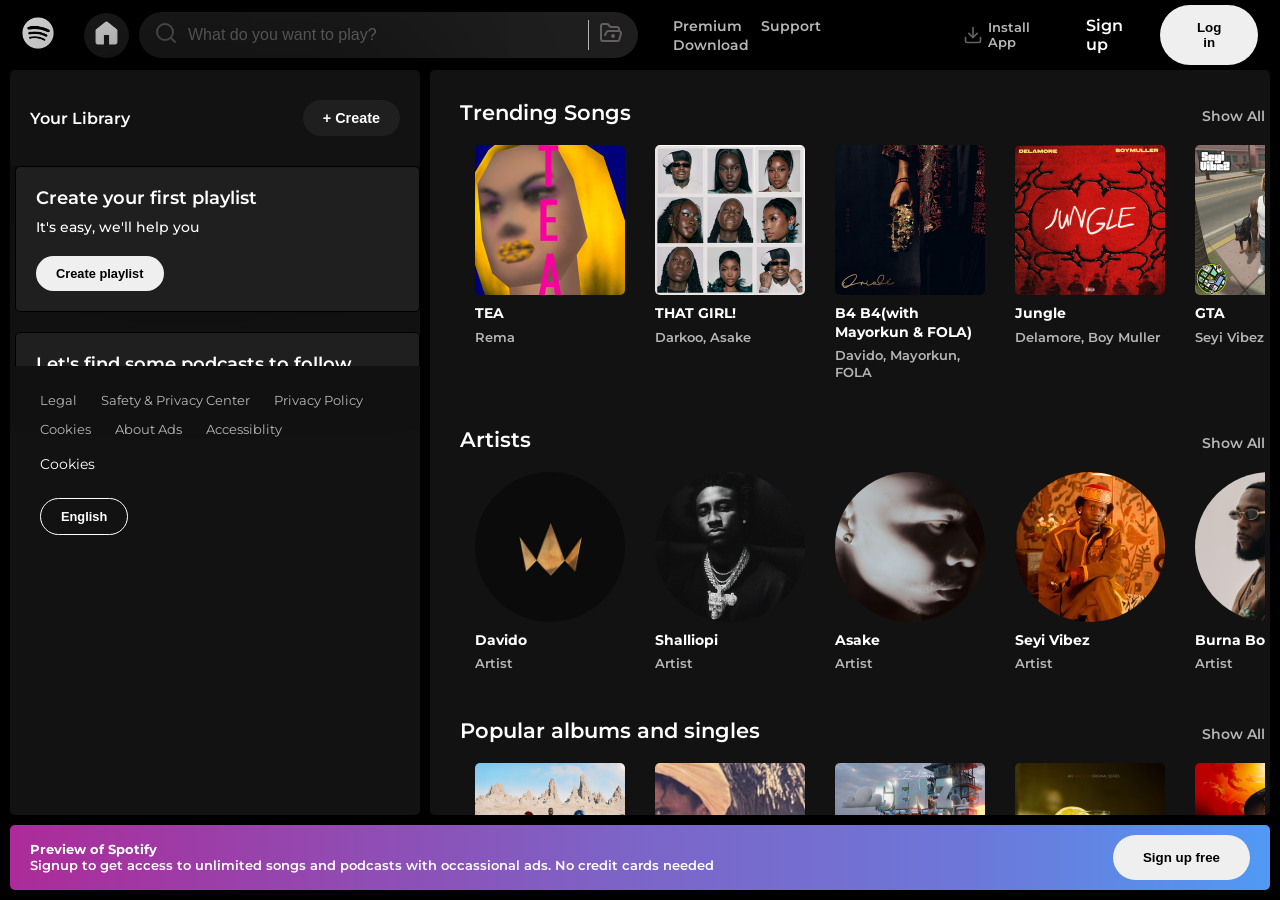
<file: index.html>
<!DOCTYPE html>
<html lang="en">
<head>
    <meta charset="UTF-8">
    <meta name="viewport" content="width=device-width, initial-scale=1.0">
    <link rel="preconnect" href="https://fonts.googleapis.com">
    <link rel="preconnect" href="https://fonts.gstatic.com" crossorigin>
    <link href="https://fonts.googleapis.com/css2?family=Montserrat:ital,wght@0,100..900;1,100..900&display=swap" rel="stylesheet">
    <link rel="stylesheet" href="./css/global.css">
    <link rel="stylesheet" href="./css/home.css">
    <title>Document</title>
</head>
<body>
    <header>
        <div class="first">
            <div class="logo">
                <img src="./assets/icons/s-logo.png" alt="">
            </div>
            <div class="homeandsearch">
                <div class="home">
                    <img src="./assets/icons/house-filled.svg" alt="" width="30px">
                </div>
                <div class="searchbar">
                    <div id="#search">
                        <img src="./assets/icons/search.svg" alt="search">
                    </div>
                    <input type="text" placeholder="What do you want to play?">
                    <div id="folder">
                        <img src="./assets/icons/folder.svg" alt="folder">
                    </div>
                </div>
            </div>
        </div>

        <div class="second">
            <div class="links">
                <a href="#">Premium</a>
                <a href="#">Support</a>
                <a href="#">Download</a>
            </div>
            <div class="start">
                <a class="install" href="#">
                    <img src="./assets/icons/download.svg" alt="download">
                    <p>Install App</p>
                </a>
                <p id="signup"> Sign up</p>
                <button class="btn">Log in</button>
            </div>
        </div>
    </header>

    <aside class="sidebar">
        <div class="top">
            <p>Your Library</p>
            <button>+ Create</button>
        </div>
        <div class="middle">
            <div class="card">
                <h3>Create your first playlist</h3>
                <p>It's easy, we'll help you</p>
                <button class="btn">Create playlist</button>
            </div>
            <div class="card">
                <h3>Let's find some podcasts to follow</h3>
                <p>We'll keep you updated on new episodes</p>
                <button class="btn">Browse podcasts</button>
            </div>
        </div>
        <div class="bottom">
            <div class="side-links">
                <a href="">Legal</a>
                <a href="">Safety & Privacy Center</a>
                <a href="">Privacy Policy</a>
                <a href="">Cookies</a>
                <a href="">About Ads</a>
                <a href="">Accessiblity</a>
            </div>
            <p>Cookies</p>
            <button class="btn">English</button>
        </div>
    </aside>

    <main>
        <section class="container">
            <div class="section-rows">
                <div class="section-header">
                    <a href="pages/trending.html" class="title">Trending Songs</a>
                    <a href="pages/trending.html" class="show-all">Show All</a>
                </div>
                <div class="cards-group">
                    <div class="section-card">
                        <img src="./assets/images/cover-art1.jpg" alt="">
                        <div class="card-text">
                            <p class="main-text">TEA</p>
                            <p class="sub-text">Rema</p>
                        </div>
                    </div>
                    <div class="section-card">
                        <img src="./assets/images/cover-art2.jpg" alt="">
                        <div class="card-text">
                            <p class="main-text">THAT GIRL!</p>
                            <p class="sub-text">Darkoo, Asake</p>
                        </div>
                    </div>
                    <div class="section-card">
                        <img src="./assets/images/cover-art3.jpg" alt="">
                        <div class="card-text">
                            <p class="main-text">B4 B4(with Mayorkun & FOLA)</p>
                            <p class="sub-text">Davido, Mayorkun, FOLA</p>
                        </div>
                    </div>
                    <div class="section-card">
                        <img src="./assets/images/cover-art4.jpg" alt="">
                        <div class="card-text">
                            <p class="main-text">Jungle</p>
                            <p class="sub-text">Delamore, Boy Muller</p>
                        </div>
                    </div>
                    <div class="section-card">
                        <img src="./assets/images/cover-art5.jpg" alt="">
                        <div class="card-text">
                            <p class="main-text">GTA</p>
                            <p class="sub-text">Seyi Vibez</p>
                        </div>
                    </div>
                    <div class="section-card">
                        <img src="./assets/images/cover-art6.jpg" alt="">
                        <div class="card-text">
                            <p class="main-text">Amunicho</p>
                            <p class="sub-text">Sveti</p>
                        </div>
                    </div>
                    <div class="section-card">
                        <img src="./assets/images/cover-art8.jpg" alt="">
                        <div class="card-text">
                            <p class="main-text">Splendid(with ODUMODUBLVCK)</p>
                            <p class="sub-text">Osaze & Marcus, ODUMODUBLVCK</p>
                        </div>
                    </div>
                    <div class="section-card">
                        <img src="./assets/images/cover-art9.jpg" alt="">
                        <div class="card-text">
                            <p class="main-text">Believe</p>
                            <p class="sub-text">Yedika</p>
                        </div>
                    </div>
                    <div class="section-card">
                        <img src="./assets/images/cover-art10.jpg" alt="">
                        <div class="card-text">
                            <p class="main-text">Turbulence</p>
                            <p class="sub-text">Llona</p>
                        </div>
                    </div>
                    <div class="section-card">
                        <img src="./assets/images/cover-art7.jpg" alt="">
                        <div class="card-text">
                            <p class="main-text">I Can't Look Away</p>
                            <p class="sub-text">Mr. P</p>
                        </div>
                    </div>
                    <div class="section-card">
                        <img src="./assets/images/cover-art13.jpg" alt="">
                        <div class="card-text">
                            <p class="main-text">2026 Party Mix 0.4 - Lifestyle Mix</p>
                            <p class="sub-text">DJ Twise</p>
                        </div>
                    </div>
                    <div class="section-card">
                        <img src="./assets/images/cover-art12.jpg" alt="">
                        <div class="card-text">
                            <p class="main-text">BABA</p>
                            <p class="sub-text">Hotkeed, Zlatan</p>
                        </div>
                    </div>
                    <div class="section-card">
                        <img src="./assets/images/cover-art11.jpg" alt="">
                        <div class="card-text">
                            <p class="main-text">Heart Cry</p>
                            <p class="sub-text">Elisha Erese</p>
                        </div>
                    </div>
                    <div class="section-card">
                        <img src="./assets/images/cover-art14.jpg" alt="">
                        <div class="card-text">
                            <p class="main-text">NEPA</p>
                            <p class="sub-text">Dapper, Majeed, TML Vibez, Rybeena</p>
                        </div>
                    </div>
                    <div class="section-card">
                        <img src="./assets/images/cover-art15.jpg" alt="">
                        <div class="card-text">
                            <p class="main-text">ITALAWA</p>
                            <p class="sub-text">Zlatan</p>
                        </div>
                    </div>
                    <div class="section-card">
                        <img src="./assets/images/cover-art16.jpg" alt="">
                        <div class="card-text">
                            <p class="main-text">Title</p>
                            <p class="sub-text">Artist</p>
                        </div>
                    </div>
                    <div class="section-card">
                        <img src="./assets/images/cover-art17.jpg" alt="">
                        <div class="card-text">
                            <p class="main-text">Intense</p>
                            <p class="sub-text">Daviid Hart</p>
                        </div>
                    </div>
                    <div class="section-card">
                        <img src="./assets/images/cover-art18.jpg" alt="">
                        <div class="card-text">
                            <p class="main-text">Relate</p>
                            <p class="sub-text">Kidd Carder</p>
                        </div>
                    </div>
                    <div class="section-card">
                        <img src="./assets/images/cover-art19.jpg" alt="">
                        <div class="card-text">
                            <p class="main-text">Pink Blush</p>
                            <p class="sub-text">Dolly Babe</p>
                        </div>
                    </div>
                    <div class="section-card">
                        <img src="./assets/images/cover-art20.jpg" alt="">
                        <div class="card-text">
                            <p class="main-text">ANIMA CHRISTI</p>
                            <p class="sub-text">HARDKNOCK</p>
                        </div>
                    </div>
                </div>
            </div>


            <div class="section-rows round">
                <div class="section-header">
                    <a href="pages/artists.html" class="title">Artists</a>
                    <a href="pages/artists.html" class="show-all">Show All</a>
                </div>
                <div class="cards-group">
                    <div class="section-card">
                        <img src="./assets/images/artist1.jpg" alt="">
                        <div class="card-text">
                            <p class="main-text">Davido</p>
                            <p class="sub-text">Artist</p>
                        </div>
                    </div>
                    <div class="section-card">
                        <img src="./assets/images/artist2.jpg" alt="">
                        <div class="card-text">
                            <p class="main-text">Shalliopi</p>
                            <p class="sub-text">Artist</p>
                        </div>
                    </div>
                    <div class="section-card">
                        <img src="./assets/images/artist3.jpg" alt="">
                        <div class="card-text">
                            <p class="main-text">Asake</p>
                            <p class="sub-text">Artist</p>
                        </div>
                    </div>
                    <div class="section-card">
                        <img src="./assets/images/artist4.jpg" alt="">
                        <div class="card-text">
                            <p class="main-text">Seyi Vibez</p>
                            <p class="sub-text">Artist</p>
                        </div>
                    </div>
                    <div class="section-card">
                        <img src="./assets/images/artist5.jpg" alt="">
                        <div class="card-text">
                            <p class="main-text">Burna Boy</p>
                            <p class="sub-text">Artist</p>
                        </div>
                    </div>
                    <div class="section-card">
                        <img src="./assets/images/artist6.jpg" alt="">
                        <div class="card-text">
                            <p class="main-text">ODUMODUBLVCK</p>
                            <p class="sub-text">Artist</p>
                        </div>
                    </div>
                    <div class="section-card">
                        <img src="./assets/images/artist7.jpg" alt="">
                        <div class="card-text">
                            <p class="main-text">Rema</p>
                            <p class="sub-text">Artist</p>
                        </div>
                    </div>
                    <div class="section-card">
                        <img src="./assets/images/artist8.jpg" alt="">
                        <div class="card-text">
                            <p class="main-text">Wizkid</p>
                            <p class="sub-text">Artist</p>
                        </div>
                    </div>
                    <div class="section-card">
                        <img src="./assets/images/artist9.jpg" alt="">
                        <div class="card-text">
                            <p class="main-text">Olamide</p>
                            <p class="sub-text">Artist</p>
                        </div>
                    </div>
                    <div class="section-card">
                        <img src="./assets/images/artist10.jpg" alt="">
                        <div class="card-text">
                            <p class="main-text">FIDO</p>
                            <p class="sub-text">Artist</p>
                        </div>
                    </div>
                </div>
            </div>

            <div class="section-rows">
                <div class="section-header">
                    <a href="#" class="title">Popular albums and singles</a>
                    <a href="#" class="show-all">Show All</a>
                </div>
                <div class="cards-group">
                    <div class="section-card">
                        <img src="./assets/images/album1.jpg" alt="">
                        <div class="card-text">
                            <p class="main-text">5ive</p>
                            <p class="sub-text">Davido</p>
                        </div>
                    </div>
                    <div class="section-card">
                        <img src="./assets/images/album2.jpg" alt="">
                        <div class="card-text">
                            <p class="main-text">Morayo</p>
                            <p class="sub-text">Wizkid</p>
                        </div>
                    </div>
                    <div class="section-card">
                        <img src="./assets/images/album3.jpg" alt="">
                        <div class="card-text">
                            <p class="main-text">Gen Z</p>
                            <p class="sub-text">Zinoleesky</p>
                        </div>
                    </div>
                    <div class="section-card">
                        <img src="./assets/images/album4.jpg" alt="">
                        <div class="card-text">
                            <p class="main-text">Uncle K: Lemon Chase</p>
                            <p class="sub-text">Kizz Daniel</p>
                        </div>
                    </div>
                    <div class="section-card">
                        <img src="./assets/images/album5.jpg" alt="">
                        <div class="card-text">
                            <p class="main-text">THE MACHINE IS COMING</p>
                            <p class="sub-text">ODUMODUBLVCK</p>
                        </div>
                    </div>
                    <div class="section-card">
                        <img src="./assets/images/album6.jpg" alt="">
                        <div class="card-text">
                            <p class="main-text">Children of Africa</p>
                            <p class="sub-text">Seyi Vibez</p>
                        </div>
                    </div>
                    <div class="section-card">
                        <img src="./assets/images/album7.jpg" alt="">
                        <div class="card-text">
                            <p class="main-text">Lungu Boy</p>
                            <p class="sub-text">Asake</p>
                        </div>
                    </div>
                    <div class="section-card">
                        <img src="./assets/images/album8.jpg" alt="">
                        <div class="card-text">
                            <p class="main-text">Mr. Money With The Vibe</p>
                            <p class="sub-text">Asake</p>
                        </div>
                    </div>
                    <div class="section-card">
                        <img src="./assets/images/album9.jpg" alt="">
                        <div class="card-text">
                            <p class="main-text">IRON BOY</p>
                            <p class="sub-text">Black Sherif</p>
                        </div>
                    </div>
                    <div class="section-card">
                        <img src="./assets/images/album10.jpg" alt="">
                        <div class="card-text">
                            <p class="main-text">lost</p>
                            <p class="sub-text">FOLA, Kizz Daniel</p>
                        </div>
                    </div>
                </div>
            </div>

            <div class="section-rows">
                <div class="section-header">
                    <a href="#" class="title">Popular radio</a>
                    <a href="#" class="show-all">Show All</a>
                </div>
                <div class="cards-group">
                    <div class="section-card">
                        <img src="./assets/images/radio-cover1.jpg" alt="">
                        <div class="card-text">
                            <p class="sub-text">WithODUMODUBLVCK and more</p>
                        </div>
                    </div>
                    <div class="section-card">
                        <img src="./assets/images/radio-cover2.jpg" alt="">
                        <div class="card-text">
                            <p class="sub-text">With SAMAD, Boy Muller, Muyeez and more</p>
                        </div>
                    </div>
                    <div class="section-card">
                        <img src="./assets/images/radio-cover3.jpg" alt="">
                        <div class="card-text">
                            <p class="sub-text">With Ruger, Kidd Carder, EMO Grae and more</p>
                        </div>
                    </div>
                    <div class="section-card">
                        <img src="./assets/images/radio-cover4.jpg" alt="">
                        <div class="card-text">
                            <p class="sub-text">With Kidd Carder, Kunmie, Abefe and more</p>
                        </div>
                    </div>
                    <div class="section-card">
                        <img src="./assets/images/radio-cover5.jpg" alt="">
                        <div class="card-text">
                            <p class="sub-text">With Muyeez, Boy Muller, T DOLLAR and more</p>
                        </div>
                    </div>
                    <div class="section-card">
                        <img src="./assets/images/radio-cover6.jpg" alt="">
                        <div class="card-text">
                            <p class="sub-text">With Shalliopi, Lil Kesh, Monaky and more</p>
                        </div>
                    </div>
                    <div class="section-card">
                        <img src="./assets/images/radio-cover7.jpg" alt="">
                        <div class="card-text">
                            <p class="sub-text">By Spotify</p>
                        </div>
                    </div>
                    <div class="section-card">
                        <img src="./assets/images/radio-cover8.jpg" alt="">
                        <div class="card-text">
                            <p class="sub-text">With StarBoy, DJ Tunez, Sarz and more</p>
                        </div>
                    </div>
                    <div class="section-card">
                        <img src="./assets/images/radio-cover9.jpg" alt="">
                        <div class="card-text">
                            <p class="sub-text">By Spotify</p>
                        </div>
                    </div>
                    <div class="section-card">
                        <img src="./assets/images/radio-cover10.jpg" alt="">
                        <div class="card-text">
                            <p class="sub-text">With Fireboy DML, Davido, Wizkid and more</p>
                        </div>
                    </div>
                </div>
            </div>

            <div class="section-rows charts">
                <div class="section-header">
                    <a href="#" class="title">Featured Charts</a>
                    <a href="#" class="show-all">Show All</a>
                </div>
                <div class="cards-group">
                    <div class="section-card">
                        <img src="./assets/images/chart1.jpg" alt="">
                        <div class="card-text">
                            <p class="sub-text">Your weekly update of the most played tracks..</p>
                        </div>
                    </div>
                    <div class="section-card">
                        <img src="./assets/images/chart2.jpg" alt="">
                        <div class="card-text">
                            <p class="sub-text">Your weekly update of the most played tracks..</p>
                        </div>
                    </div>
                    <div class="section-card">
                        <img src="./assets/images/chart3.jpg" alt="">
                        <div class="card-text">
                            <p class="sub-text">Your daily update of the most played tracks righ..</p>
                        </div>
                    </div>
                    <div class="section-card">
                        <img src="./assets/images/chart4.jpg" alt="">
                        <div class="card-text">
                            <p class="sub-text">Your daily update of the most played tracks righ..</p>
                        </div>
                    </div>
                    
                </div>
            </div>
            
        </section>

        <div class="signup-bar">
            <div class="text">
                <p>Preview of Spotify</p>
                <p>Signup to get access to unlimited songs and podcasts with occassional ads. No credit cards needed</p>
            </div>
            <button class="btn">Sign up free</button>
        </div>

        <footer>
            <hr>
            <div class="links-groups">
                <div class="links-group">
                    <p class="link-header">Company</p>
                    <a href="">About</a>
                    <a href="">Jobs</a>
                    <a href="">For the Record</a>
                </div>
                <div class="links-group">
                    <p class="link-header">Communities</p>
                    <a href="">For Artists</a>
                    <a href="">Developers</a>
                    <a href="">Advertising</a>
                    <a href="">Investors</a>
                    <a href="">Vendors</a>
                </div>
                <div class="links-group">
                    <p class="link-header">Useful links</p>
                    <a href="">Support</a>
                    <a href="">Free Mobile App</a>
                    <a href="">Popular by Country</a>
                    <a href="">Top Song Lyrics</a>
                    <a href="">Import your music</a>
                </div>
                <div class="links-group">
                    <p class="link-header">Spotify Plans</p>
                    <a href="">Premium Individual</a>
                    <a href="">Premium Duo</a>
                    <a href="">Premium Family</a>
                    <a href="">Premium Student</a>
                    <a href="">Spotify Free</a>
                </div>
                <div class="links-group socials">
                    <a href=""><img src="./assets/icons/instagram-icon.png" alt=""></a>
                    <a href=""><img src="./assets/icons/x-icon.png" alt=""></a>
                    <a href=""><img src="./assets/icons/facebook-icon.png" alt=""></a>
                </div>
            </div>
            <hr>
        </footer>
    </main>
</body>
</html>
</file>
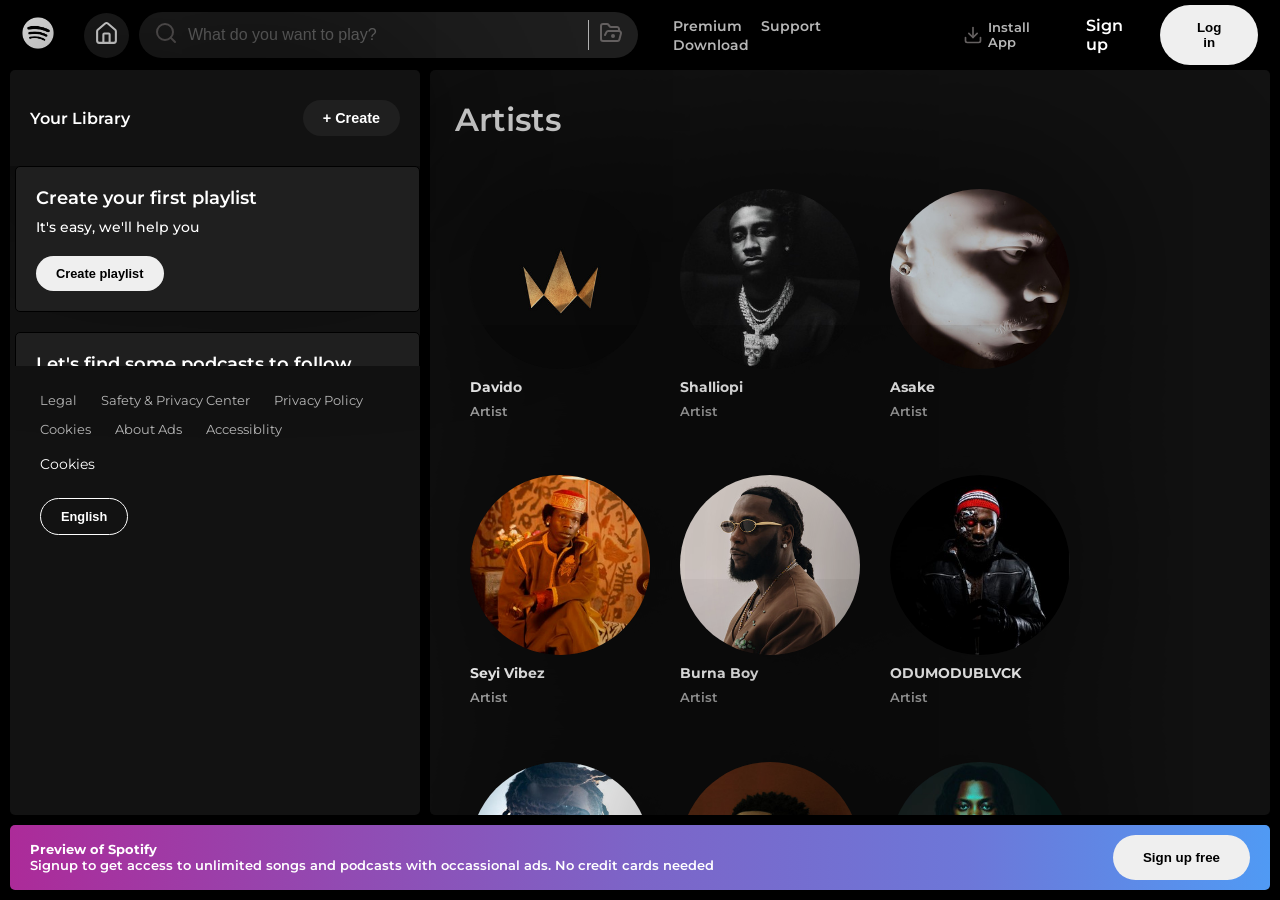
<file: pages/artists.html>
<!DOCTYPE html>
<html lang="en">
<head>
    <meta charset="UTF-8">
    <meta name="viewport" content="width=device-width, initial-scale=1.0">
    <link rel="preconnect" href="https://fonts.googleapis.com">
    <link rel="preconnect" href="https://fonts.gstatic.com" crossorigin>
    <link href="https://fonts.googleapis.com/css2?family=Montserrat:ital,wght@0,100..900;1,100..900&display=swap" rel="stylesheet">
    <link rel="stylesheet" href="../css/global.css">
    <link rel="stylesheet" href="../css/home.css">
    <link rel="stylesheet" href="../css/pages.css">
    <title>Document</title>
</head>
<body>
    <header>
        <div class="first">
            <div class="logo">
                <img src="../assets/icons/s-logo.png" alt="">
            </div>
            <div class="homeandsearch">
                <div class="home">
                    <img src="../assets/icons/house-line.svg" alt="" width="30px">
                </div>
                <div class="searchbar">
                    <div id="#search">
                        <img src="../assets/icons/search.svg" alt="search">
                    </div>
                    <input type="text" placeholder="What do you want to play?">
                    <div id="folder">
                        <img src="../assets/icons/folder.svg" alt="folder">
                    </div>
                </div>
            </div>
        </div>

        <div class="second">
            <div class="links">
                <a href="#">Premium</a>
                <a href="#">Support</a>
                <a href="#">Download</a>
            </div>
            <div class="start">
                <div class="install">
                    <img src="../assets/icons/download.svg" alt="download">
                    <p>Install App</p>
                </div>
                <p id="signup"> Sign up</p>
                <button class="btn">Log in</button>
            </div>
        </div>
    </header>
    <main>
        <aside class="sidebar">
            <div class="top">
                <p>Your Library</p>
                <button>+ Create</button>
            </div>
            <div class="middle">
                <div class="card">
                    <h3>Create your first playlist</h3>
                    <p>It's easy, we'll help you</p>
                    <button class="btn">Create playlist</button>
                </div>
                <div class="card">
                    <h3>Let's find some podcasts to follow</h3>
                    <p>We'll keep you updated on new episodes</p>
                    <button class="btn">Browse podcasts</button>
                </div>
            </div>
            <div class="bottom">
                <div class="side-links">
                    <a href="">Legal</a>
                    <a href="">Safety & Privacy Center</a>
                    <a href="">Privacy Policy</a>
                    <a href="">Cookies</a>
                    <a href="">About Ads</a>
                    <a href="">Accessiblity</a>
                </div>
                <p>Cookies</p>
                <button class="btn">English</button>
            </div>
        </aside>

        <section class="container round">
            <div class="section-header">
                <p class="title">Artists</p>
            </div> 

            <div class="main-content">
                <div class="section-card">
                    <img src="../assets/images/artist1.jpg" alt="">
                    <div class="card-text">
                        <p class="main-text">Davido</p>
                        <p class="sub-text">Artist</p>
                    </div>
                </div>
                <div class="section-card">
                    <img src="../assets/images/artist2.jpg" alt="">
                    <div class="card-text">
                        <p class="main-text">Shalliopi</p>
                        <p class="sub-text">Artist</p>
                    </div>
                </div>
                <div class="section-card">
                    <img src="../assets/images/artist3.jpg" alt="">
                    <div class="card-text">
                        <p class="main-text">Asake</p>
                        <p class="sub-text">Artist</p>
                    </div>
                </div>
            
                <div class="section-card">
                    <img src="../assets/images/artist4.jpg" alt="">
                    <div class="card-text">
                        <p class="main-text">Seyi Vibez</p>
                        <p class="sub-text">Artist</p>
                    </div>
                </div>
                <div class="section-card">
                    <img src="../assets/images/artist5.jpg" alt="">
                    <div class="card-text">
                        <p class="main-text">Burna Boy</p>
                        <p class="sub-text">Artist</p>
                    </div>
                </div>
                <div class="section-card">
                    <img src="../assets/images/artist6.jpg" alt="">
                    <div class="card-text">
                        <p class="main-text">ODUMODUBLVCK</p>
                        <p class="sub-text">Artist</p>
                    </div>
                </div>
                <div class="section-card">
                    <img src="../assets/images/artist7.jpg" alt="">
                    <div class="card-text">
                        <p class="main-text">Rema</p>
                        <p class="sub-text">Artist</p>
                    </div>
                </div>
                <div class="section-card">
                    <img src="../assets/images/artist8.jpg" alt="">
                    <div class="card-text">
                        <p class="main-text">Wizkid</p>
                        <p class="sub-text">Artist</p>
                    </div>
                </div>
                <div class="section-card">
                    <img src="../assets/images/artist9.jpg" alt="">
                    <div class="card-text">
                        <p class="main-text">Olamide</p>
                        <p class="sub-text">Artist</p>
                    </div>
                </div>
                <div class="section-card">
                    <img src="../assets/images/artist10.jpg" alt="">
                    <div class="card-text">
                        <p class="main-text">FIDO</p>
                        <p class="sub-text">Artist</p>
                    </div>
                </div>
                <div class="section-card">
                    <img src="../assets/images/artist11.jpg" alt="">
                    <div class="card-text">
                        <p class="main-text">Kizz Daniel</p>
                        <p class="sub-text">Artist</p>
                    </div>
                </div>
                <div class="section-card">
                    <img src="../assets/images/artist12.jpg" alt="">
                    <div class="card-text">
                        <p class="main-text">BNXN</p>
                        <p class="sub-text">Artist</p>
                    </div>
                </div>
                <div class="section-card">
                    <img src="../assets/images/artist13.jpg" alt="">
                    <div class="card-text">
                        <p class="main-text">Ayra Starr</p>
                        <p class="sub-text">Artist</p>
                    </div>
                </div>
            
                <div class="section-card">
                    <img src="../assets/images/artist14.jpg" alt="">
                    <div class="card-text">
                        <p class="main-text">FOLA</p>
                        <p class="sub-text">Artist</p>
                    </div>
                </div>
                <div class="section-card">
                    <img src="../assets/images/artist15.jpg" alt="">
                    <div class="card-text">
                        <p class="main-text">Ruger</p>
                        <p class="sub-text">Artist</p>
                    </div>
                </div>
                <div class="section-card">
                    <img src="../assets/images/artist16.jpg" alt="">
                    <div class="card-text">
                        <p class="main-text">Ayo Maff</p>
                        <p class="sub-text">Artist</p>
                    </div>
                </div>
                <div class="section-card">
                    <img src="../assets/images/artist17.jpg" alt="">
                    <div class="card-text">
                        <p class="main-text">Zlatan</p>
                        <p class="sub-text">Artist</p>
                    </div>
                </div>
                <div class="section-card">
                    <img src="../assets/images/artist18.jpg" alt="">
                    <div class="card-text">
                        <p class="main-text">Kunmie</p>
                        <p class="sub-text">Artist</p>
                    </div>
                </div>
                <div class="section-card">
                    <img src="../assets/images/artist19.jpg" alt="">
                    <div class="card-text">
                        <p class="main-text">Omah Lay</p>
                        <p class="sub-text">Artist</p>
                    </div>
                </div>
                <div class="section-card">
                    <img src="../assets/images/artist20.jpg" alt="">
                    <div class="card-text">
                        <p class="main-text">Young Junn</p>
                        <p class="sub-text">Artist</p>
                    </div>
                </div>
            </div> 

            <footer>
                <hr>
                <div class="links-groups">
                    <div class="links-group">
                        <p class="link-header">Company</p>
                        <a href="">About</a>
                        <a href="">Jobs</a>
                        <a href="">For the Record</a>
                    </div>
                    <div class="links-group">
                        <p class="link-header">Communities</p>
                        <a href="">For Artists</a>
                        <a href="">Developers</a>
                        <a href="">Advertising</a>
                        <a href="">Investors</a>
                        <a href="">Vendors</a>
                    </div>
                    <div class="links-group">
                        <p class="link-header">Useful links</p>
                        <a href="">Support</a>
                        <a href="">Free Mobile App</a>
                        <a href="">Popular by Country</a>
                        <a href="">Top Song Lyrics</a>
                        <a href="">Import your music</a>
                    </div>
                    <div class="links-group">
                        <p class="link-header">Spotify Plans</p>
                        <a href="">Premium Individual</a>
                        <a href="">Premium Duo</a>
                        <a href="">Premium Family</a>
                        <a href="">Premium Student</a>
                        <a href="">Spotify Free</a>
                    </div>
                    <div class="links-group socials">
                        <a href="#"><img src="../assets/icons/instagram-icon.png" alt=""></a>
                        <a href="#"><img src="../assets/icons/x-icon.png" alt=""></a>
                        <a href="#"><img src="../assets/icons/facebook-icon.png" alt=""></a>
                    </div>
                </div>
                <hr>
            </footer>



        </section>

        <div class="signup-bar">
            <div class="text">
                <p>Preview of Spotify</p>
                <p>Signup to get access to unlimited songs and podcasts with occassional ads. No credit cards needed</p>
            </div>
            <button class="btn">Sign up free</button>
        </div>
    </main>
</body>
</html>
</file>
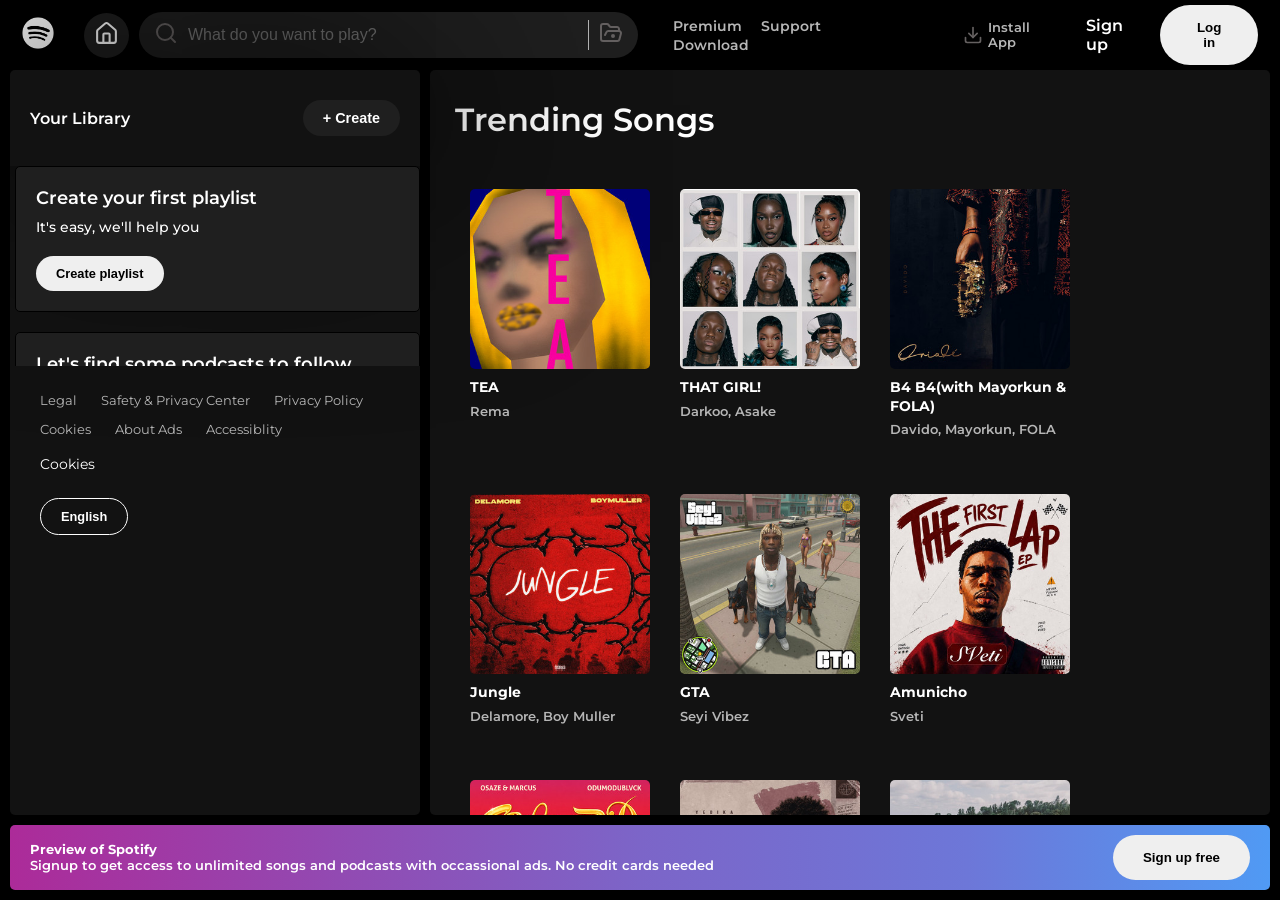
<file: pages/trending.html>
<!DOCTYPE html>
<html lang="en">
<head>
    <meta charset="UTF-8">
    <meta name="viewport" content="width=device-width, initial-scale=1.0">
    <link rel="preconnect" href="https://fonts.googleapis.com">
    <link rel="preconnect" href="https://fonts.gstatic.com" crossorigin>
    <link href="https://fonts.googleapis.com/css2?family=Montserrat:ital,wght@0,100..900;1,100..900&display=swap" rel="stylesheet">
    <link rel="stylesheet" href="../css/global.css">
    <link rel="stylesheet" href="../css/home.css">
    <link rel="stylesheet" href="../css/pages.css">
    <title>Document</title>
</head>
<body>
    <header>
        <div class="first">
            <div class="logo">
                <img src="../assets/icons/s-logo.png" alt="">
            </div>
            <div class="homeandsearch">
                <div class="home">
                    <img src="../assets/icons/house-line.svg" alt="" width="30px">
                </div>
                <div class="searchbar">
                    <div id="#search">
                        <img src="../assets/icons/search.svg" alt="search">
                    </div>
                    <input type="text" placeholder="What do you want to play?">
                    <div id="folder">
                        <img src="../assets/icons/folder.svg" alt="folder">
                    </div>
                </div>
            </div>
        </div>

        <div class="second">
            <div class="links">
                <a href="#">Premium</a>
                <a href="#">Support</a>
                <a href="#">Download</a>
            </div>
            <div class="start">
                <div class="install">
                    <img src="../assets/icons/download.svg" alt="download">
                    <p>Install App</p>
                </div>
                <p id="signup"> Sign up</p>
                <button class="btn">Log in</button>
            </div>
        </div>
    </header>

    <main>
        <aside class="sidebar">
            <div class="top">
                <p>Your Library</p>
                <button>+ Create</button>
            </div>
            <div class="middle">
                <div class="card">
                    <h3>Create your first playlist</h3>
                    <p>It's easy, we'll help you</p>
                    <button class="btn">Create playlist</button>
                </div>
                <div class="card">
                    <h3>Let's find some podcasts to follow</h3>
                    <p>We'll keep you updated on new episodes</p>
                    <button class="btn">Browse podcasts</button>
                </div>
            </div>
            <div class="bottom">
                <div class="side-links">
                    <a href="">Legal</a>
                    <a href="">Safety & Privacy Center</a>
                    <a href="">Privacy Policy</a>
                    <a href="">Cookies</a>
                    <a href="">About Ads</a>
                    <a href="">Accessiblity</a>
                </div>
                <p>Cookies</p>
                <button class="btn">English</button>
            </div>
        </aside>

        <section class="container">
           <div class="section-header">
                <p class="title">Trending Songs</p>
            </div> 
            <div class="main-content">
                <div class="section-card">
                        <img src="../assets/images/cover-art1.jpg" alt="">
                        <div class="card-text">
                            <p class="main-text">TEA</p>
                            <p class="sub-text">Rema</p>
                        </div>
                </div>
                <div class="section-card">
                        <img src="../assets/images/cover-art2.jpg" alt="">
                        <div class="card-text">
                            <p class="main-text">THAT GIRL!</p>
                            <p class="sub-text">Darkoo, Asake</p>
                        </div>
                </div>
                <div class="section-card">
                        <img src="../assets/images/cover-art3.jpg" alt="">
                        <div class="card-text">
                            <p class="main-text">B4 B4(with Mayorkun & FOLA)</p>
                            <p class="sub-text">Davido, Mayorkun, FOLA</p>
                        </div>
                </div>
                <div class="section-card">
                        <img src="../assets/images/cover-art4.jpg" alt="">
                        <div class="card-text">
                            <p class="main-text">Jungle</p>
                            <p class="sub-text">Delamore, Boy Muller</p>
                        </div>
                </div>
                <div class="section-card">
                        <img src="../assets/images/cover-art5.jpg" alt="">
                        <div class="card-text">
                            <p class="main-text">GTA</p>
                            <p class="sub-text">Seyi Vibez</p>
                        </div>
                </div>
                <div class="section-card">
                        <img src="../assets/images/cover-art6.jpg" alt="">
                        <div class="card-text">
                            <p class="main-text">Amunicho</p>
                            <p class="sub-text">Sveti</p>
                        </div>
                </div>
                <div class="section-card">
                        <img src="../assets/images/cover-art8.jpg" alt="">
                        <div class="card-text">
                            <p class="main-text">Splendid(with ODUMODUBLVCK)</p>
                            <p class="sub-text">Osaze & Marcus, ODUMODUBLVCK</p>
                        </div>
                </div>
                <div class="section-card">
                        <img src="../assets/images/cover-art9.jpg" alt="">
                        <div class="card-text">
                            <p class="main-text">Believe</p>
                            <p class="sub-text">Yedika</p>
                        </div>
                </div>
                <div class="section-card">
                        <img src="../assets/images/cover-art10.jpg" alt="">
                        <div class="card-text">
                            <p class="main-text">Turbulence</p>
                            <p class="sub-text">Llona</p>
                        </div>
                </div>
                <div class="section-card">
                        <img src="../assets/images/cover-art7.jpg" alt="">
                        <div class="card-text">
                            <p class="main-text">I Can't Look Away</p>
                            <p class="sub-text">Mr. P</p>
                        </div>
                </div>
                <div class="section-card">
                        <img src="../assets/images/cover-art11.jpg" alt="">
                        <div class="card-text">
                            <p class="main-text">Heart Cry</p>
                            <p class="sub-text">Elisha Erese</p>
                        </div>
                </div>
                <div class="section-card">
                        <img src="../assets/images/cover-art12.jpg" alt="">
                        <div class="card-text">
                            <p class="main-text">BABA</p>
                            <p class="sub-text">Hot Keed, Zlatan</p>
                        </div>
                </div>
                <div class="section-card">
                        <img src="../assets/images/cover-art12.jpg" alt="">
                        <div class="card-text">
                            <p class="main-text">Turbulence</p>
                            <p class="sub-text">Llona</p>
                        </div>
                </div>
                <div class="section-card">
                        <img src="../assets/images/cover-art14.jpg" alt="">
                        <div class="card-text">
                            <p class="main-text">NEPA</p>
                            <p class="sub-text">Dapper, Majeed, TML Vibez, Rybeena</p>
                        </div>
                </div>
                <div class="section-card">
                        <img src="../assets/images/cover-art15.jpg" alt="">
                        <div class="card-text">
                            <p class="main-text">GTA</p>
                            <p class="sub-text">Seyi Vibez</p>
                        </div>
                </div>
                <div class="section-card">
                        <img src="../assets/images/cover-art16.jpg" alt="">
                        <div class="card-text">
                            <p class="main-text">Title</p>
                            <p class="sub-text">Artist</p>
                        </div>
                </div>
                <div class="section-card">
                        <img src="../assets/images/cover-art17.jpg" alt="">
                        <div class="card-text">
                            <p class="main-text">Intense</p>
                            <p class="sub-text">Daviid Hart</p>
                        </div>
                </div>
                <div class="section-card">
                        <img src="../assets/images/cover-art18.jpg" alt="">
                        <div class="card-text">
                            <p class="main-text">Relate</p>
                            <p class="sub-text">Kidd Carder</p>
                        </div>
                </div>
                <div class="section-card">
                        <img src="../assets/images/cover-art19.jpg" alt="">
                        <div class="card-text">
                            <p class="main-text">Pink Blush</p>
                            <p class="sub-text">Dolly Babe</p>
                        </div>
                </div>
                <div class="section-card">
                        <img src="../assets/images/cover-art20.jpg" alt="">
                        <div class="card-text">
                            <p class="main-text">ANIMA CHRISTI</p>
                            <p class="sub-text">HARDKNOCK</p>
                        </div>
                </div>
            </div>  <footer>
            <hr>
            <div class="links-groups">
                <div class="links-group">
                    <p class="link-header">Company</p>
                    <a href="">About</a>
                    <a href="">Jobs</a>
                    <a href="">For the Record</a>
                </div>
                <div class="links-group">
                    <p class="link-header">Communities</p>
                    <a href="">For Artists</a>
                    <a href="">Developers</a>
                    <a href="">Advertising</a>
                    <a href="">Investors</a>
                    <a href="">Vendors</a>
                </div>
                <div class="links-group">
                    <p class="link-header">Useful links</p>
                    <a href="">Support</a>
                    <a href="">Free Mobile App</a>
                    <a href="">Popular by Country</a>
                    <a href="">Top Song Lyrics</a>
                    <a href="">Import your music</a>
                </div>
                <div class="links-group">
                    <p class="link-header">Spotify Plans</p>
                    <a href="">Premium Individual</a>
                    <a href="">Premium Duo</a>
                    <a href="">Premium Family</a>
                    <a href="">Premium Student</a>
                    <a href="">Spotify Free</a>
                </div>
                <div class="links-group socials">
                    <a href="#"><img src="../assets/icons/instagram-icon.png" alt=""></a>
                    <a href="#"><img src="../assets/icons/x-icon.png" alt=""></a>
                    <a href="#"><img src="../assets/icons/facebook-icon.png" alt=""></a>
                </div>
            </div>
            <hr>
        </footer>



        </section>

        <div class="signup-bar">
            <div class="text">
                <p>Preview of Spotify</p>
                <p>Signup to get access to unlimited songs and podcasts with occassional ads. No credit cards needed</p>
            </div>
            <button class="btn">Sign up free</button>
        </div>
    </main>
</body>
</html>
</file>
<file: css/global.css>
*{
    margin: 0;
    padding: 0;
    box-sizing: border-box;
}
body{
    position: relative;
    background-color: #000000;
    color: #FFFFFF;
  font-family: "Montserrat", sans-serif;
}
header{
    height: 60px;
    display: flex;
    justify-content: space-between;
    align-items: center;
    border: 2px solid black;
    padding: 10px 0 0;
}
.first{
    display: flex;
    justify-content: space-between;
    align-items: center;
    height: 100%;
}
.logo {
    width: 32px;
    margin: 0 20px;
    border-radius: 50%;
}
.logo img{
    width: 100%;
}
.homeandsearch{
    display: flex;
    justify-content: space-between;
    align-items: center;
    height: 100%;
}
.home{
    margin: 0 10px;
    background: #1F1F1F;
    padding: 8px 10px;
    border-radius: 50%;
}
.home img{
    width: 25px;
}
.searchbar{
    display: flex;
    justify-content: space-between;
    align-items: center;
    border-radius: 30px;
    padding:  8px 15px;
    background-color: #1F1F1F;
    height: 100%;
}
.searchbar input{
    padding: 5px 200px 5px 0;
    height: 100%;
    font-size: 1rem;
    border: none;
    border-right: 1px solid #B6B6B6;
    margin: 0 10px;
    background-color: #1F1F1F;
    outline: none;
    color: #FFFFFF;
}
.folder{
    padding: 0 20px;
}


.second{
    display: flex;
    justify-content: space-between;
    align-items: center;
    font-weight: 600;
    cursor: pointer;
}
.links{
    padding: 5px 20px;
    border-right: 1px solid #000000;
}
.links a{
    color: #B6B6B6;
    text-decoration: none;
    font-weight: 600;
    margin-left: 15px;
}
.links a:hover{
    color: #FFFFFF;
    transform: scale(1.1);
}
.second .links a{
    font-size: 0.9rem;
}
.start{
    display: flex;
    align-items: center;
    padding: 5px 20px;
}
.install{
    display: flex;
    justify-content: space-between;
    align-items: center;
    text-decoration: none;
    color: #B6B6B6;
    font-size: 0.8rem;
}
.install img{
    width: 20px;
    margin-right: 5px;
}
.install:hover{
    color: #FFFFFF;
    transform: scale(1.1);
}
.install, #signup{
    margin: 0 15px;
}
.btn{
    padding: 15px 30px;
    border-radius: 30px;
    border: none;
    font-weight: 800;
}
.btn:hover{
    transform: scale(1.05);
}

.sidebar{
    width: 410px;
    position: fixed;
    bottom: 85px;
    left: 10px;
    top: 70px;
    background: #121212;
    min-width: 150px;
}
.top{
    display: flex;
    justify-content: space-between;
    align-items: center;
    font-weight: 600;
    font-size: 1.2rem;
    padding: 30px 20px;
    box-shadow: 0px 0px 210px 22px rgba(0,0,0,0.85);

}
.top p{
    font-size: 1rem;
}
.top button{
    padding: 10px 20px;
    border: none;
    border-radius: 20px;
    color: #FFFFFF;
    background: #1F1F1F;
    font-size: 0.9rem;
    font-weight: 600;
}
.middle{
    padding: 0 0 0 5px;
    overflow-y: auto;
    height: 200px;
}
.card{
    border: 1px solid #000000;
    padding: 20px;
    margin-bottom: 20px;
    background: #1F1F1F;
    width: 100%;
}
.card h3{
    font-size: 1.1rem;
    margin-bottom: 10px;
    font-weight: 600;
}
.card p{
    font-size: 0.9rem;
    margin-bottom: 20px;
    font-weight: 500;
}
.bottom{
    padding: 20px 30px;
}
.bottom button{
    margin-top: 25px;
    background: transparent;
    border: 1px solid #FFFFFF;
    color: #FFFFFF;
}
.bottom p{
    font-size: 0.9rem;
}
.side-links{
    margin-bottom: 10px;
}
.side-links a{
    text-decoration: none;
    font-size: 0.8rem;
    margin-right: 20px;
    color: #B6B6B6;
    line-height: 2.3;
}
.side-links a:hover{
    color: #FFFFFF;
}
.sidebar .btn{
    padding: 10px 20px;
    font-size: 0.8rem;
}

.signup-bar{
    position: fixed;
    bottom: 10px;
    left: 10px;
    right: 10px;
    display: flex;
    justify-content: space-between;
    align-items: center;
    padding: 10px 20px;
    font-size: 0.8rem;
    font-weight: 600;
    line-height: 1.2;
    background: #AC2B99;
    background: linear-gradient(90deg, rgba(172, 43, 153, 1) 0%, rgba(146, 74, 178, 1) 26%, rgba(124, 101, 200, 1) 50%, rgba(109, 119, 216, 1) 76%, rgba(80, 154, 244, 1) 100%);
}
.signup-bar p:first-child{
    font-weight: 700;
}
.signup-bar button{
    display: block;
}


main{
    position: fixed;
    left: 430px;
    bottom: 85px;
    right: 10px;
    top: 70px;
    background: #121212;
    padding: 30px 5px 10px 30px;
    overflow-y: auto;
    min-width: 500px;

}

::-webkit-scrollbar{
    width: 20px;
}
::-webkit-scrollbar-thumb{
    color: red;
}
::-webkit-scrollbar-track{
    color: green;
}

footer{
    color: white;
    padding: 100px 0;
    font-size: 1rem;
}
.links-groups{
    display: flex;
    justify-content: space-between;
    margin: 50px 0;
}
.links-group{
    display: flex;
    flex-direction: column;
    line-height: 2;
}
.links-group p{
    font-weight: 600;
}
.links-group a{
    color: #B6B6B6;
    text-decoration: none;
}
.links-group a:hover{
    color: #FFFFFF;
}
footer hr{
    height: 0.01rem;
    background-color: #B6B6B6;
    border: none;
}
.socials{
    display: flex;
    flex-direction: row;
    gap: 20px;
}
.socials img{
    width: 40px;
    background-color: #1F1F1F;
    padding: 10px;
    border-radius: 50%;
}
.socials img:hover{
    background-color: #B6B6B6;
}

.sidebar, main, .signup-bar, .card{
    border-radius: 5px;
}
</file>
<file: css/home.css>
.section-rows{
    margin-bottom: 30px;
}
.section-header{
    display: flex;
    justify-content: space-between;
    align-items: end;
    margin-bottom: 10px;
}
.section-header a{
    text-decoration: none;
    color: #FFFFFF;
    font-weight: 600;
}
.section-header a:first-child{
    font-size: 1.3rem;
}
.section-header a:first-child:hover{
    border-bottom: 1px solid #B6B6B6;
}
.section-header a:last-child{
    font-size: 0.9rem;
    color: #B6B6B6;
}
.section-header a:last-child:hover{
    font-size: 0.9rem;
    color: #FFFFFF;
}

.title{
    font-size: 1.5rem;
}
.cards-group{
    display: flex;
    overflow-y: auto;
}
.section-card{
    position: relative;
    padding: 10px 15px 15px;
    width: 180px;
    text-align: center;
    border-radius: 5px;
}
.section-card:hover{
    background-color: rgba(53, 51, 51, 0.329);
}

.section-card:hover::after{
    content: "▶";
    position: absolute;
    top: 105px;
    right: 25px;
    font-size: 1.5rem;
    color: #000000;
    padding: 8px 12px 10px 17px;
    background: #1ED760;
    border-radius: 50%; 
    text-align: center;
    height: 30px;
    box-shadow: 1px 30px 80px 10px rgba(0,0,0,0.75);
} 

.section-card img{
    width: 150px;
    border-radius: 5px;
}
.card-text{
    text-align: left;
    margin-top: 5px;
    line-height: 0.9;
}
.main-text{
    font-weight: 700;
    margin-bottom: 7px;
    font-size: 0.9rem;
    line-height: 1.3;

}
.sub-text{
    font-weight: 600;
    font-size: 0.8rem;
    color: #B6B6B6;
    line-height: 1.3;
}

.round img{
    border-radius: 50%;
}

.charts .sub-text{
    font-size: 0.7rem;
}
</file>
<file: css/pages.css>
main{
    padding: 10px 0 20px 10px;
}
.container{
    padding: 20px 0 0 15px;
}
.main-content{
    display: flex;
    justify-content: flex-start;
    flex-wrap: wrap;
    row-gap: 30px;
    flex: 1;
    margin-top: 30px;
}
.section-header{
    display: block;
}
.section-header .title{
    font-size: 2rem;
    padding-bottom: 10px;
    font-weight: 600;
    color: #FFFFFF;
}

.section-card{
    position: relative;
    padding: 10px 15px 15px;
    width: 210px;
    min-width: 180px;
    text-align: center;
    border-radius: 5px;
}
.section-card img{
    width: 180px;
    min-width: 150px;
    border-radius: 5px;
}
.section-card:hover::after{
    content: "▶";
    position: absolute;
    top: 135px;
    right: 25px;
    font-size: 1.5rem;
    color: #000000;
    padding: 8px 12px 10px 17px;
    background: #1ED760;
    border-radius: 50%; 
}

.round img{
    border-radius: 50%;
    box-shadow: 0px 0px 210px 22px rgba(0,0,0,0.85);
}

.home{
    display: block;
}
</file>
